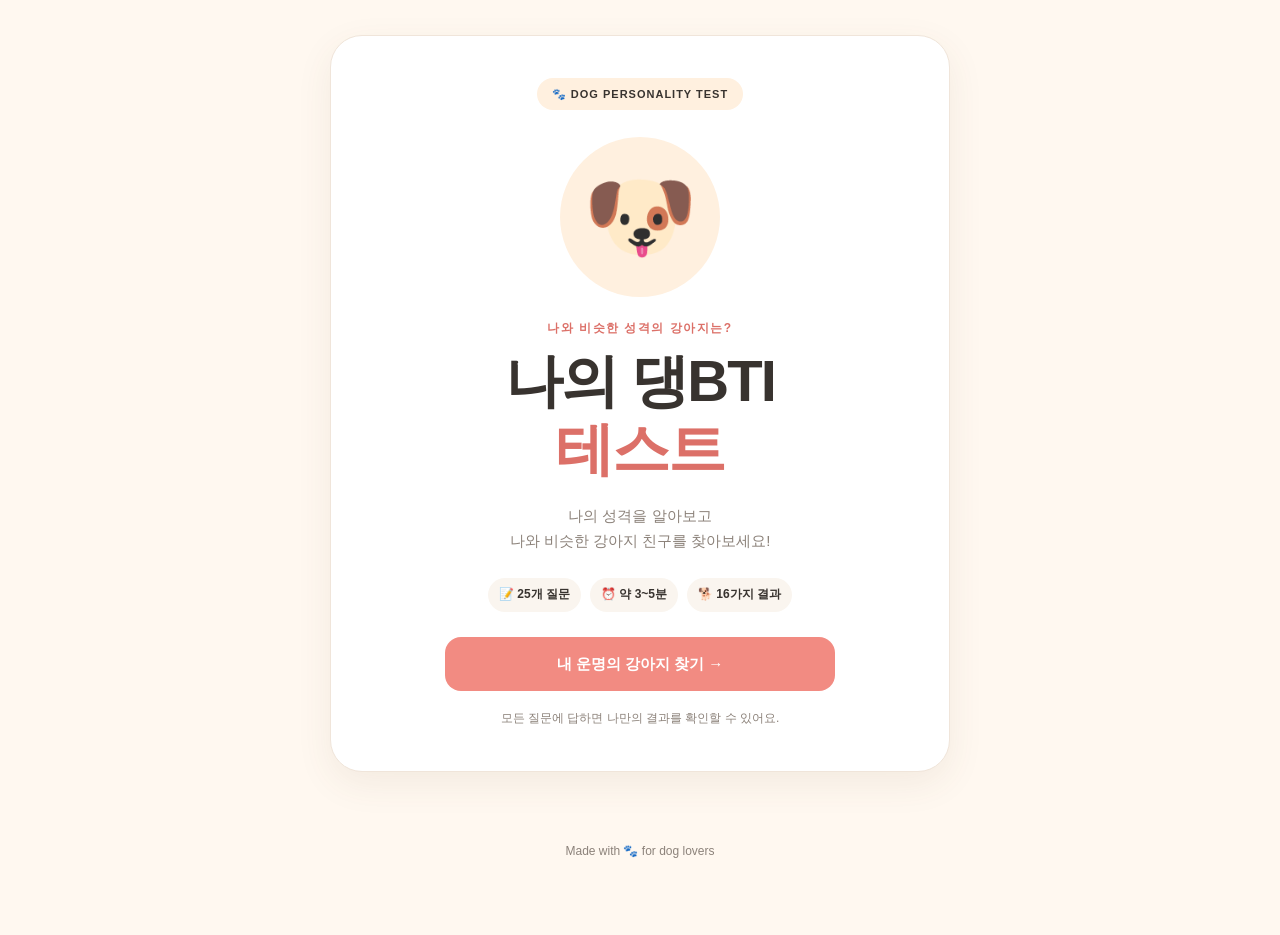
<file: index.html>
<!DOCTYPE html>
<html lang="ko">
<head>
  <meta charset="UTF-8">
  <meta name="viewport" content="width=device-width, initial-scale=1">
  <meta name="theme-color" content="#fff8f0">
  <title>댕BTI | 나와 찰떡궁합인 강아지는?</title>
  <meta name="description" content="25가지 질문으로 알아보는 나와 잘 맞는 강아지 MBTI 테스트">
  <link rel="stylesheet" href="style.css">
</head>
<body>
  <main class="hero">
    <div class="hero-badge">🐾 DOG PERSONALITY TEST</div>

    <div class="hero-dog" aria-label="귀여운 강아지">
      🐶
    </div>

    <p class="eyebrow">나와 비슷한 성격의 강아지는?</p>
    <h1>나의 댕BTI<br><span>테스트</span></h1>

    <p class="hero-description">
      나의 성격을 알아보고<br>
      나와 비슷한 강아지 친구를 찾아보세요!
    </p>

    <div class="hero-info">
      <span>📝 25개 질문</span>
      <span>⏰ 약 3~5분</span>
      <span>🐕 16가지 결과</span>
    </div>

    <a class="btn btn-primary btn-large" href="test.html">
      내 운명의 강아지 찾기 →
    </a>

    <p class="small-note">
      모든 질문에 답하면 나만의 결과를 확인할 수 있어요.
    </p>
  </main>

  <footer class="site-footer">
    Made with 🐾 for dog lovers
  </footer>
</body>
</html>
</file>
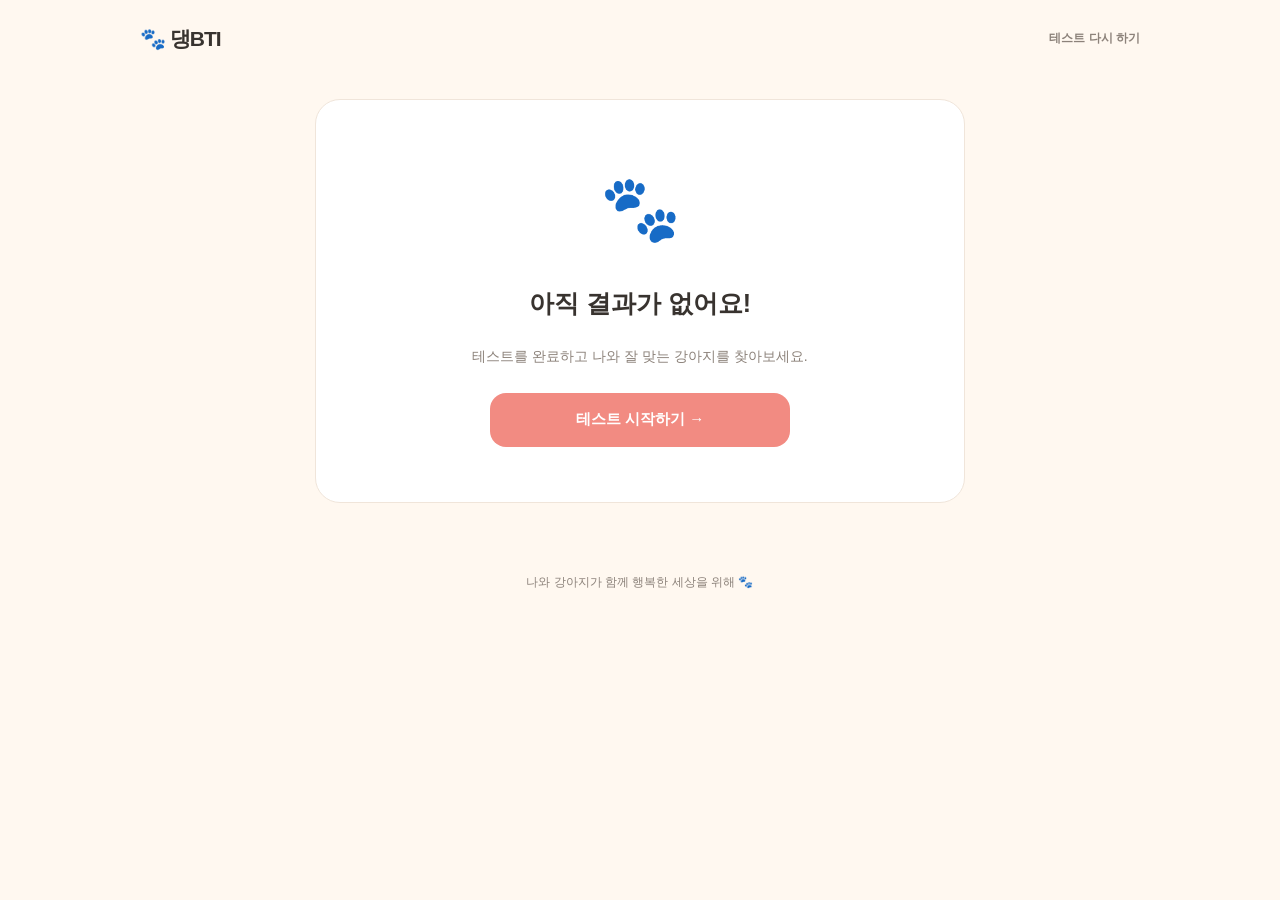
<file: result.html>
<!DOCTYPE html>
<html lang="ko">
<head>
  <meta charset="UTF-8">
  <meta name="viewport" content="width=device-width, initial-scale=1">
  <meta name="theme-color" content="#fff8f0">
  <meta name="description" content="나와 찰떡궁합인 강아지 MBTI 결과를 확인해 보세요.">
  <meta property="og:type" content="website">
  <meta property="og:title" content="나의 댕BTI 결과">
  <meta property="og:description" content="나와 가장 잘 맞는 강아지는 누구일까요?">
  <title>나의 댕BTI 결과</title>
  <link rel="stylesheet" href="style.css">
  <script src="data.js" defer></script>
  <script src="app.js" defer></script>
</head>
<body>
  <header class="topbar">
    <a class="logo" href="index.html">🐾 댕BTI</a>
    <a class="topbar-link" href="test.html">테스트 다시 하기</a>
  </header>

  <main class="result-container" id="result-container">
    <div class="result-loading">
      <div class="loading-dog">🐶</div>
      <p>운명의 강아지를 찾고 있어요...</p>
    </div>
  </main>

  <footer class="site-footer">
    나와 강아지가 함께 행복한 세상을 위해 🐾
  </footer>
</body>
</html>
</file>
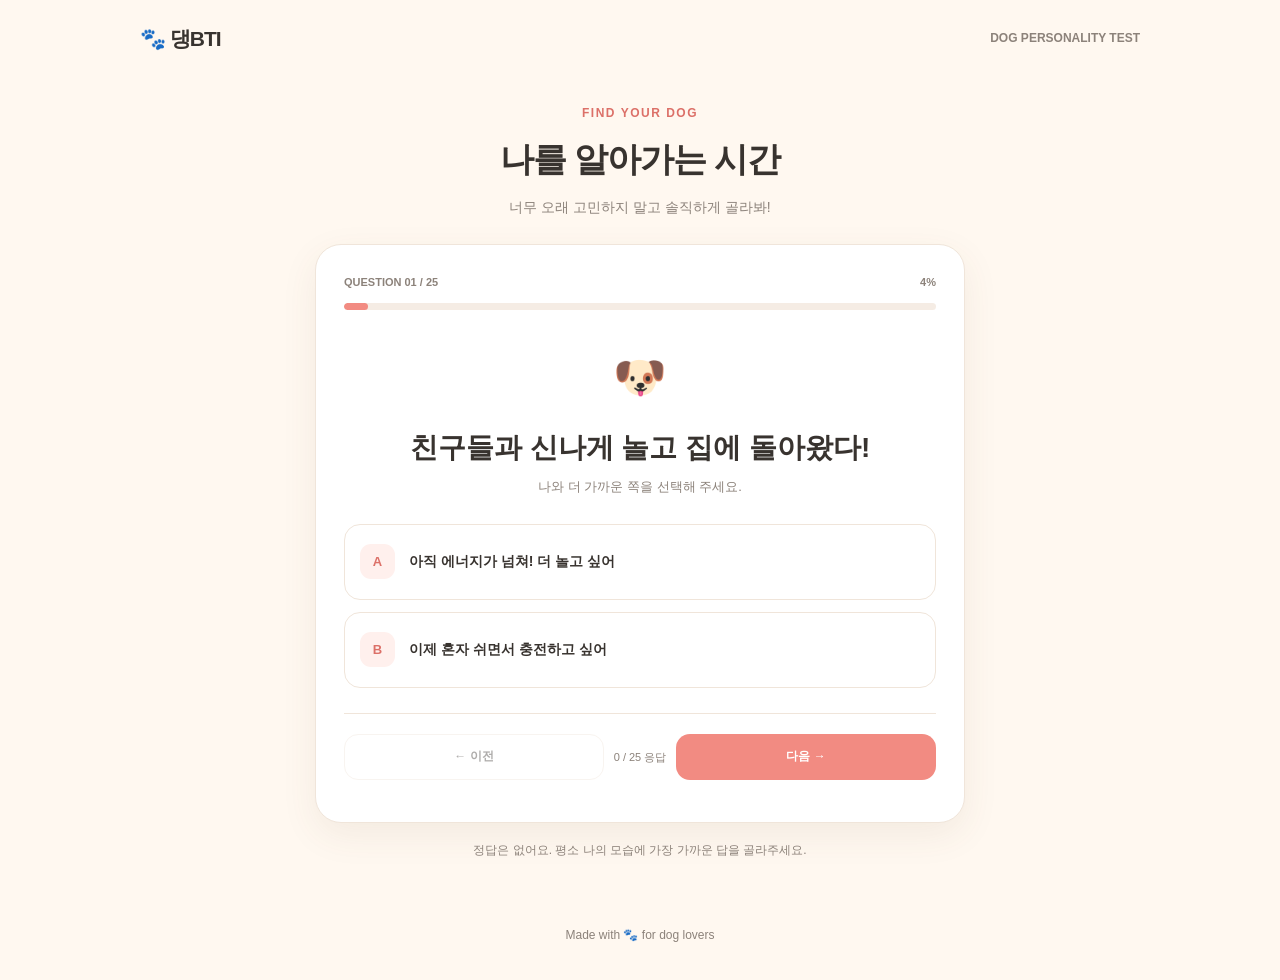
<file: test.html>
<!DOCTYPE html>
<html lang="ko">
<head>
  <meta charset="UTF-8">
  <meta name="viewport" content="width=device-width, initial-scale=1">
  <meta name="theme-color" content="#fff8f0">
  <title>댕BTI 테스트</title>
  <link rel="stylesheet" href="style.css">
  <script src="data.js" defer></script>
  <script src="app.js" defer></script>
</head>
<body>
  <header class="topbar">
    <a class="logo" href="index.html">🐾 댕BTI</a>
    <span class="topbar-label">DOG PERSONALITY TEST</span>
  </header>

  <main class="test-container">
    <div class="test-heading">
      <p class="eyebrow">FIND YOUR DOG</p>
      <h1>나를 알아가는 시간</h1>
      <p>너무 오래 고민하지 말고 솔직하게 골라봐!</p>
    </div>

    <section class="quiz-card" id="quiz">
      <div class="progress-info">
        <span id="question-number">QUESTION 01 / 25</span>
        <span id="progress-percent">4%</span>
      </div>

      <div class="progress-track">
        <div class="progress-bar" id="progress-bar"></div>
      </div>

      <div class="question-content">
        <div class="question-emoji">🐶</div>
        <h2 id="question-title">질문을 불러오는 중...</h2>
        <p class="question-hint">나와 더 가까운 쪽을 선택해 주세요.</p>

        <div class="answer-list">
          <button class="answer-btn" id="answer-a" type="button">
            <span class="answer-label">A</span>
            <span id="answer-text-a"></span>
          </button>

          <button class="answer-btn" id="answer-b" type="button">
            <span class="answer-label">B</span>
            <span id="answer-text-b"></span>
          </button>
        </div>
      </div>

      <div class="quiz-navigation">
        <button class="btn btn-outline" id="prev-btn" type="button">
          ← 이전
        </button>
        <span id="answered-count">0 / 25 응답</span>
        <button class="btn btn-primary" id="next-btn" type="button">
          다음 →
        </button>
      </div>

      <p id="quiz-message" class="form-message" role="status"></p>
    </section>

    <p class="small-note centered">
      정답은 없어요. 평소 나의 모습에 가장 가까운 답을 골라주세요.
    </p>
  </main>

  <footer class="site-footer">Made with 🐾 for dog lovers</footer>
</body>
</html>
</file>
<file: style.css>
:root {
  --bg: #fff8f0;
  --surface: #ffffff;
  --primary: #f28b82;
  --primary-dark: #dc7068;
  --text: #38332f;
  --muted: #8c827a;
  --border: #f0e5da;
  --accent: #fff0df;
  --green: #dff1df;
  --shadow: 0 12px 36px rgba(99, 72, 48, 0.08);
}

* {
  box-sizing: border-box;
}

html {
  min-height: 100%;
  scroll-behavior: smooth;
}

body {
  margin: 0;
  min-height: 100vh;
  background: var(--bg);
  color: var(--text);
  font-family:
    -apple-system, BlinkMacSystemFont, "Segoe UI",
    "Apple SD Gothic Neo", "Malgun Gothic", sans-serif;
  line-height: 1.65;
}

button,
a {
  -webkit-tap-highlight-color: transparent;
}

a {
  color: inherit;
  text-decoration: none;
}

button {
  font: inherit;
}

button:focus-visible,
a:focus-visible {
  outline: 3px solid #e8a49d;
  outline-offset: 4px;
}

button:disabled {
  cursor: not-allowed;
  opacity: 0.4;
}

/* 공통 헤더 */

.topbar {
  width: min(100% - 40px, 1000px);
  margin: 0 auto;
  padding: 22px 0;
  display: flex;
  justify-content: space-between;
  align-items: center;
}

.logo {
  font-size: 21px;
  font-weight: 900;
  letter-spacing: -1px;
}

.topbar-label,
.topbar-link {
  color: var(--muted);
  font-size: 12px;
  font-weight: 700;
}

/* 메인 페이지 */

.hero {
  width: min(100% - 32px, 620px);
  margin: 35px auto 45px;
  padding: 42px 25px;
  text-align: center;
  background: var(--surface);
  border: 1px solid var(--border);
  border-radius: 32px;
  box-shadow: var(--shadow);
  overflow: hidden;
}

.hero-badge {
  display: inline-block;
  padding: 7px 15px;
  background: var(--accent);
  border-radius: 999px;
  font-size: 11px;
  font-weight: 800;
  letter-spacing: 1px;
}

.hero-dog {
  width: 160px;
  height: 160px;
  margin: 27px auto 22px;
  display: grid;
  place-items: center;
  background: #fff0df;
  border-radius: 50%;
  font-size: 92px;
  animation: float 3s ease-in-out infinite;
}

.eyebrow {
  margin: 0 0 8px;
  color: var(--primary-dark);
  font-size: 12px;
  font-weight: 900;
  letter-spacing: 1.5px;
}

.hero h1 {
  margin: 0;
  font-size: clamp(38px, 8vw, 58px);
  line-height: 1.18;
  letter-spacing: -2px;
}

.hero h1 span,
.result-top h1 span {
  color: var(--primary-dark);
}

.hero-description {
  margin: 20px 0;
  color: var(--muted);
  font-size: 15px;
}

.hero-info {
  display: flex;
  justify-content: center;
  flex-wrap: wrap;
  gap: 9px;
  margin: 25px 0;
}

.hero-info span {
  padding: 7px 11px;
  background: #faf5ef;
  border-radius: 999px;
  font-size: 12px;
  font-weight: 700;
}

/* 버튼 */

.btn {
  min-height: 46px;
  padding: 11px 17px;
  display: inline-flex;
  justify-content: center;
  align-items: center;
  gap: 7px;
  border: 1px solid transparent;
  border-radius: 14px;
  cursor: pointer;
  text-align: center;
  font-size: 14px;
  font-weight: 800;
  transition:
    transform 0.18s ease,
    background 0.18s ease,
    border-color 0.18s ease;
}

.btn:hover:not(:disabled) {
  transform: translateY(-2px);
}

.btn-primary {
  color: #fff;
  background: var(--primary);
}

.btn-primary:hover {
  background: var(--primary-dark);
}

.btn-outline {
  color: var(--text);
  background: #fff;
  border-color: var(--border);
}

.btn-outline:hover {
  background: var(--accent);
}

.btn-large {
  width: 100%;
  min-height: 54px;
  font-size: 15px;
  border-radius: 16px;
}

.hero .btn {
  max-width: 390px;
}

/* 공통 설명 및 푸터 */

.small-note {
  margin: 18px 0 0;
  color: var(--muted);
  font-size: 12px;
}

.centered {
  text-align: center;
}

.site-footer {
  padding: 25px 15px 35px;
  color: var(--muted);
  text-align: center;
  font-size: 12px;
}

/* 테스트 페이지 */

.test-container {
  width: min(100% - 32px, 650px);
  margin: 25px auto 40px;
}

.test-heading {
  margin-bottom: 25px;
  text-align: center;
}

.test-heading h1 {
  margin: 0;
  font-size: clamp(25px, 5vw, 34px);
  letter-spacing: -1px;
}

.test-heading > p:last-child {
  margin: 8px 0 0;
  color: var(--muted);
  font-size: 14px;
}

.quiz-card {
  padding: 28px;
  background: var(--surface);
  border: 1px solid var(--border);
  border-radius: 26px;
  box-shadow: var(--shadow);
}

.progress-info {
  display: flex;
  justify-content: space-between;
  gap: 12px;
  color: var(--muted);
  font-size: 11px;
  font-weight: 800;
}

.progress-track {
  height: 7px;
  margin-top: 12px;
  background: #f5ece4;
  border-radius: 999px;
  overflow: hidden;
}

.progress-bar {
  width: 4%;
  height: 100%;
  background: var(--primary);
  border-radius: inherit;
  transition: width 0.25s ease;
}

.question-content {
  padding: 32px 0 25px;
  text-align: center;
}

.question-emoji {
  font-size: 43px;
}

.question-content h2 {
  margin: 15px 0 8px;
  font-size: clamp(21px, 4.5vw, 28px);
  line-height: 1.45;
  word-break: keep-all;
}

.question-hint {
  margin: 0 0 26px;
  color: var(--muted);
  font-size: 13px;
}

.answer-list {
  display: grid;
  gap: 12px;
}

.answer-btn {
  width: 100%;
  min-height: 76px;
  padding: 15px;
  display: flex;
  align-items: center;
  gap: 14px;
  color: var(--text);
  background: #fff;
  border: 1.5px solid var(--border);
  border-radius: 16px;
  cursor: pointer;
  text-align: left;
  font-size: 14px;
  font-weight: 650;
  transition: 0.2s ease;
}

.answer-btn:hover {
  background: #fffaf6;
  border-color: #efb4ac;
}

.answer-btn.selected {
  background: #fff0ed;
  border-color: var(--primary);
}

.answer-label {
  width: 35px;
  height: 35px;
  flex: 0 0 35px;
  display: grid;
  place-items: center;
  color: var(--primary-dark);
  background: #fff0ed;
  border-radius: 11px;
  font-size: 13px;
  font-weight: 900;
}

.answer-btn.selected .answer-label {
  color: #fff;
  background: var(--primary);
}

.quiz-navigation {
  padding-top: 20px;
  display: grid;
  grid-template-columns: 1fr auto 1fr;
  align-items: center;
  gap: 10px;
  border-top: 1px solid var(--border);
}

.quiz-navigation .btn {
  padding: 10px 12px;
  font-size: 12px;
}

#answered-count {
  color: var(--muted);
  font-size: 11px;
  white-space: nowrap;
}

.form-message {
  margin: 14px 0 0;
  color: var(--primary-dark);
  font-size: 13px;
  overflow-wrap: anywhere;
}

/* 결과 페이지 */

.result-container {
  width: min(100% - 32px, 650px);
  margin: 20px auto 45px;
}

.result-card {
  overflow: hidden;
  background: var(--surface);
  border: 1px solid var(--border);
  border-radius: 28px;
  box-shadow: var(--shadow);
}

.result-top {
  padding: 36px 25px 28px;
  text-align: center;
  background: linear-gradient(180deg, #fff1e6, #fffaf6);
}

.result-mbti {
  margin: 8px 0;
  color: var(--primary-dark);
  font-size: clamp(48px, 10vw, 68px);
  font-weight: 950;
  letter-spacing: -3px;
  line-height: 1.25;
}

.result-top h1 {
  margin: 10px 0;
  font-size: clamp(26px, 5vw, 36px);
  line-height: 1.4;
  letter-spacing: -1px;
}

.result-tagline {
  margin: 12px 0 0;
  color: var(--muted);
  font-size: 14px;
}

.dog-photo-wrap {
  position: relative;
  min-height: 220px;
  background: #f8eee3;
}

.dog-photo {
  width: 100%;
  max-height: 470px;
  aspect-ratio: 4 / 3;
  display: block;
  object-fit: cover;
}

.dog-photo[hidden],
.photo-fallback[hidden] {
  display: none;
}

.photo-fallback {
  min-height: 240px;
  display: flex;
  flex-direction: column;
  justify-content: center;
  align-items: center;
  color: var(--muted);
  text-align: center;
}

.photo-fallback span {
  font-size: 75px;
}

.result-body {
  padding: 30px;
}

.match-label {
  color: var(--primary-dark);
  font-size: 11px;
  font-weight: 900;
  letter-spacing: 1px;
}

.result-body h2 {
  margin: 10px 0 15px;
  font-size: clamp(21px, 4vw, 27px);
  line-height: 1.45;
  word-break: keep-all;
}

.reason-text {
  margin: 0;
  color: #655d56;
  font-size: 15px;
  line-height: 1.95;
  word-break: keep-all;
}

.result-body h3 {
  margin: 28px 0 13px;
  font-size: 16px;
}

.trait-list {
  display: flex;
  flex-wrap: wrap;
  gap: 8px;
}

.trait-chip {
  padding: 8px 13px;
  color: #96604e;
  background: #fff0e6;
  border-radius: 999px;
  font-size: 12px;
  font-weight: 800;
}

.disclaimer {
  margin: 25px 0;
  padding: 15px;
  color: #74685d;
  background: #faf6ef;
  border-radius: 13px;
  font-size: 12px;
  line-height: 1.8;
}

.result-actions {
  display: grid;
  gap: 10px;
  margin-top: 25px;
}

.share-url {
  display: inline-block;
  margin-top: 8px;
  color: #96604e;
  overflow-wrap: anywhere;
  text-decoration: underline;
}

.empty-result,
.result-loading {
  padding: 55px 25px;
  text-align: center;
  background: #fff;
  border: 1px solid var(--border);
  border-radius: 25px;
}

.empty-emoji,
.loading-dog {
  margin-bottom: 15px;
  font-size: 65px;
}

.empty-result h1 {
  font-size: 25px;
}

.empty-result p,
.result-loading p {
  margin-bottom: 25px;
  color: var(--muted);
  font-size: 14px;
}

.empty-result .btn {
  max-width: 300px;
}

/* 애니메이션 및 반응형 */

@keyframes float {
  0%, 100% {
    transform: translateY(0);
  }
  50% {
    transform: translateY(-8px);
  }
}

@media (max-width: 480px) {
  .topbar {
    width: calc(100% - 30px);
    padding: 17px 0;
  }

  .hero {
    margin-top: 20px;
    padding: 32px 19px;
    border-radius: 25px;
  }

  .hero-dog {
    width: 135px;
    height: 135px;
    font-size: 76px;
  }

  .test-container {
    margin-top: 14px;
  }

  .quiz-card {
    padding: 20px 16px;
    border-radius: 22px;
  }

  .question-content {
    padding-top: 25px;
  }

  .answer-btn {
    min-height: 72px;
    padding: 12px;
    font-size: 13px;
  }

  .quiz-navigation {
    gap: 7px;
  }

  #answered-count {
    font-size: 10px;
  }

  .result-top {
    padding: 30px 18px 23px;
  }

  .result-body {
    padding: 24px 19px;
  }
}

@media (prefers-reduced-motion: reduce) {
  *,
  *::before,
  *::after {
    animation-duration: 0.01ms !important;
    animation-iteration-count: 1 !important;
    scroll-behavior: auto !important;
    transition-duration: 0.01ms !important;
  }
}
</file>
